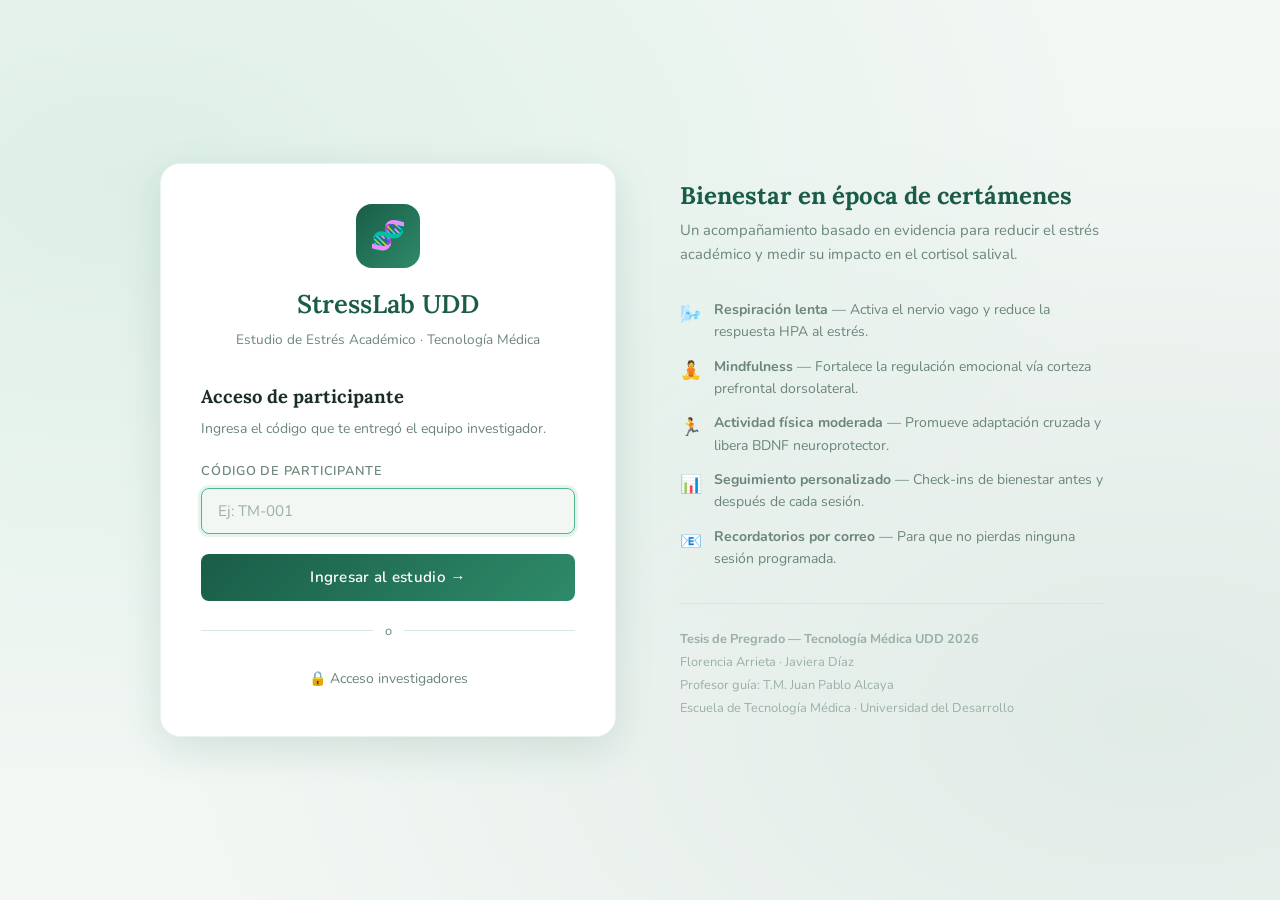
<file: index.html>
<!DOCTYPE html>
<html lang="es">
<head>
  <meta charset="UTF-8" />
  <meta name="viewport" content="width=device-width, initial-scale=1.0" />
  <title>StressLab UDD — Acceso</title>
  <link rel="preconnect" href="https://fonts.googleapis.com" />
  <link rel="preconnect" href="https://fonts.gstatic.com" crossorigin />
  <link href="https://fonts.googleapis.com/css2?family=Lora:wght@400;600&family=Nunito:wght@400;500;600;700&display=swap" rel="stylesheet" />
  <link rel="stylesheet" href="css/style.css" />
</head>
<body class="entry-page">

  <div class="entry-wrapper">

    <!-- ── Tarjeta de acceso ── -->
    <div class="entry-card">

      <div class="logo-area">
        <div class="logo-icon">🧬</div>
        <h1>StressLab UDD</h1>
        <p class="subtitle">Estudio de Estrés Académico · Tecnología Médica</p>
      </div>

      <!-- Sección participante (visible por defecto) -->
      <div class="form-section active" id="section-participant">
        <h2>Acceso de participante</h2>
        <p>Ingresa el código que te entregó el equipo investigador.</p>

        <div class="input-group">
          <label for="participant-code">Código de participante</label>
          <input
            type="text"
            id="participant-code"
            placeholder="Ej: TM-001"
            maxlength="10"
            autocomplete="off"
            spellcheck="false"
          />
        </div>

        <button class="btn-primary" id="btn-participant">
          Ingresar al estudio →
        </button>

        <div class="divider"><span>o</span></div>

        <button class="btn-link" id="btn-show-researcher">
          🔒 Acceso investigadores
        </button>
      </div>

      <!-- Sección investigador (oculta por defecto) -->
      <div class="form-section" id="section-researcher">
        <h2>Panel de investigadores</h2>
        <p>Acceso restringido al equipo del estudio.</p>

        <div class="input-group">
          <label for="researcher-password">Contraseña</label>
          <input
            type="password"
            id="researcher-password"
            placeholder="Contraseña de acceso"
            autocomplete="current-password"
          />
        </div>

        <button class="btn-primary" id="btn-researcher">
          Acceder al panel →
        </button>

        <button class="btn-link" id="btn-back">
          ← Volver al acceso de participante
        </button>
      </div>

      <!-- Mensaje de error -->
      <div class="error-message" id="error-msg"></div>

    </div>

    <!-- ── Panel informativo del estudio ── -->
    <div class="entry-info-panel">
      <h2>Bienestar en época de certámenes</h2>
      <p class="tagline">
        Un acompañamiento basado en evidencia para reducir el estrés académico
        y medir su impacto en el cortisol salival.
      </p>

      <ul class="feature-list">
        <li>
          <span class="icon">🌬️</span>
          <span><strong>Respiración lenta</strong> — Activa el nervio vago y reduce la respuesta HPA al estrés.</span>
        </li>
        <li>
          <span class="icon">🧘</span>
          <span><strong>Mindfulness</strong> — Fortalece la regulación emocional vía corteza prefrontal dorsolateral.</span>
        </li>
        <li>
          <span class="icon">🏃</span>
          <span><strong>Actividad física moderada</strong> — Promueve adaptación cruzada y libera BDNF neuroprotector.</span>
        </li>
        <li>
          <span class="icon">📊</span>
          <span><strong>Seguimiento personalizado</strong> — Check-ins de bienestar antes y después de cada sesión.</span>
        </li>
        <li>
          <span class="icon">📧</span>
          <span><strong>Recordatorios por correo</strong> — Para que no pierdas ninguna sesión programada.</span>
        </li>
      </ul>

      <div class="study-meta">
        <strong>Tesis de Pregrado — Tecnología Médica UDD 2026</strong><br />
        Florencia Arrieta · Javiera Díaz<br />
        Profesor guía: T.M. Juan Pablo Alcaya<br />
        Escuela de Tecnología Médica · Universidad del Desarrollo
      </div>
    </div>

  </div>

  <!-- ════════════════════════════════════════════
       Lógica de la página de entrada
       ════════════════════════════════════════════ -->
  <script src="js/config.js"></script>
  <script>
    // ─── Referencias DOM ────────────────────────────────────────────
    const sectionParticipant  = document.getElementById('section-participant');
    const sectionResearcher   = document.getElementById('section-researcher');
    const inputCode           = document.getElementById('participant-code');
    const inputPassword       = document.getElementById('researcher-password');
    const btnParticipant      = document.getElementById('btn-participant');
    const btnResearcher       = document.getElementById('btn-researcher');
    const btnShowResearcher   = document.getElementById('btn-show-researcher');
    const btnBack             = document.getElementById('btn-back');
    const errorMsg            = document.getElementById('error-msg');

    // ─── Helpers ────────────────────────────────────────────────────
    function showError(msg) {
      errorMsg.textContent = msg;
      errorMsg.classList.add('visible');
    }

    function clearError() {
      errorMsg.classList.remove('visible');
      errorMsg.textContent = '';
    }

    function showSection(name) {
      clearError();
      if (name === 'participant') {
        sectionParticipant.classList.add('active');
        sectionResearcher.classList.remove('active');
        inputCode.focus();
      } else {
        sectionResearcher.classList.add('active');
        sectionParticipant.classList.remove('active');
        inputPassword.focus();
      }
    }

    // ─── Leer parámetros de URL ──────────────────────────────────────
    (function handleURLParams() {
      const params = new URLSearchParams(window.location.search);
      const mode   = params.get('mode');
      const error  = params.get('error');

      if (mode === 'researcher') showSection('researcher');

      if (error === 'codigo_invalido') {
        showSection('participant');
        showError('Código inválido. Verifica e intenta nuevamente.');
      } else if (error === 'sin_codigo') {
        showSection('participant');
        showError('Ingresa tu código de participante para continuar.');
      }
    })();

    // ─── Acceso participante ────────────────────────────────────────
    function handleParticipantAccess() {
      clearError();
      const code = inputCode.value.trim().toUpperCase();

      if (!code) {
        showError('Por favor ingresa tu código de participante.');
        inputCode.focus();
        return;
      }

      if (!CONFIG.VALID_CODES.includes(code)) {
        showError('Código no reconocido. Verifica que lo estás ingresando correctamente (ej: TM-001).');
        inputCode.select();
        return;
      }

      // Código válido → redirigir al chat
      window.location.href = `chat.html?code=${encodeURIComponent(code)}`;
    }

    // ─── Acceso investigador ────────────────────────────────────────
    function handleResearcherAccess() {
      clearError();
      const password = inputPassword.value;

      if (!password) {
        showError('Ingresa la contraseña de acceso.');
        inputPassword.focus();
        return;
      }

      if (password !== CONFIG.RESEARCHER_PASSWORD) {
        showError('Contraseña incorrecta.');
        inputPassword.select();
        return;
      }

      // Autenticado → guardar en sessionStorage y redirigir
      sessionStorage.setItem('researcher_authed', '1');
      window.location.href = 'dashboard.html';
    }

    // ─── Eventos ─────────────────────────────────────────────────────
    btnParticipant.addEventListener('click', handleParticipantAccess);
    btnResearcher.addEventListener('click', handleResearcherAccess);
    btnShowResearcher.addEventListener('click', () => showSection('researcher'));
    btnBack.addEventListener('click', () => showSection('participant'));

    // Enter en inputs
    inputCode.addEventListener('keydown', (e) => {
      if (e.key === 'Enter') handleParticipantAccess();
    });
    inputPassword.addEventListener('keydown', (e) => {
      if (e.key === 'Enter') handleResearcherAccess();
    });

    // Limpiar error al escribir
    inputCode.addEventListener('input', clearError);
    inputPassword.addEventListener('input', clearError);

    // Foco inicial
    inputCode.focus();
  </script>

</body>
</html>
</file>
<file: css/style.css>
/* ═══════════════════════════════════════════════════════════════════
   StressLab UDD — Hoja de estilos completa
   Estética: "Ciencia Calmada" — verde bosque + crema + serif elegante
   ═══════════════════════════════════════════════════════════════════ */

@import url('https://fonts.googleapis.com/css2?family=Lora:ital,wght@0,400;0,600;1,400&family=Nunito:wght@300;400;500;600;700&display=swap');

/* ─── Variables ───────────────────────────────────────────────── */
:root {
  --bg:            #F2F7F4;
  --surface:       #FFFFFF;
  --surface-2:     #F8FBF9;
  --primary:       #1A5C48;
  --primary-hover: #145040;
  --primary-light: #2E8B69;
  --accent:        #4DB88A;
  --accent-light:  #C8ECD9;
  --text:          #1A2E25;
  --text-muted:    #6B8678;
  --text-light:    #9BB0A5;
  --border:        #D4E8DE;
  --border-light:  #EAF3EE;
  --shadow-sm:     0 1px 4px rgba(26,92,72,0.08);
  --shadow:        0 4px 16px rgba(26,92,72,0.10);
  --shadow-lg:     0 12px 40px rgba(26,92,72,0.14);
  --radius:        12px;
  --radius-sm:     8px;
  --radius-xl:     20px;
  --font-serif:    'Lora', Georgia, serif;
  --font-sans:     'Nunito', 'Segoe UI', sans-serif;
  --transition:    0.2s cubic-bezier(0.4, 0, 0.2, 1);
}

/* ─── Reset & Base ─────────────────────────────────────────────── */
*, *::before, *::after { box-sizing: border-box; margin: 0; padding: 0; }

html { font-size: 16px; -webkit-font-smoothing: antialiased; scroll-behavior: smooth; }

body {
  font-family: var(--font-sans);
  background: var(--bg);
  color: var(--text);
  min-height: 100vh;
  line-height: 1.6;
}

/* ═══════════════════════════════════════════════════════════════
   PÁGINA DE ENTRADA (index.html)
   ═══════════════════════════════════════════════════════════════ */

.entry-page {
  display: flex;
  align-items: center;
  justify-content: center;
  min-height: 100vh;
  padding: 2rem;
  background:
    radial-gradient(ellipse at 10% 20%, rgba(77,184,138,0.12) 0%, transparent 60%),
    radial-gradient(ellipse at 90% 80%, rgba(26,92,72,0.08) 0%, transparent 60%),
    var(--bg);
}

.entry-wrapper {
  display: grid;
  grid-template-columns: 1fr 1fr;
  gap: 3rem;
  max-width: 960px;
  width: 100%;
  align-items: center;
}

@media (max-width: 700px) {
  .entry-wrapper { grid-template-columns: 1fr; gap: 2rem; }
}

/* Tarjeta de acceso */
.entry-card {
  background: var(--surface);
  border-radius: var(--radius-xl);
  padding: 2.5rem;
  box-shadow: var(--shadow-lg);
  border: 1px solid var(--border-light);
}

.logo-area {
  text-align: center;
  margin-bottom: 2rem;
}

.logo-icon {
  width: 64px;
  height: 64px;
  background: linear-gradient(135deg, var(--primary), var(--primary-light));
  border-radius: 16px;
  display: flex;
  align-items: center;
  justify-content: center;
  margin: 0 auto 1rem;
  font-size: 1.8rem;
}

.logo-area h1 {
  font-family: var(--font-serif);
  font-size: 1.6rem;
  color: var(--primary);
  font-weight: 600;
  margin-bottom: 0.25rem;
}

.logo-area .subtitle {
  color: var(--text-muted);
  font-size: 0.85rem;
  font-weight: 400;
}

/* Secciones del formulario */
.form-section { display: none; }
.form-section.active { display: block; }

.form-section h2 {
  font-family: var(--font-serif);
  font-size: 1.15rem;
  color: var(--text);
  margin-bottom: 0.4rem;
}

.form-section p {
  color: var(--text-muted);
  font-size: 0.875rem;
  margin-bottom: 1.25rem;
}

.input-group { margin-bottom: 1.25rem; }

.input-group label {
  display: block;
  font-size: 0.8rem;
  font-weight: 600;
  color: var(--text-muted);
  text-transform: uppercase;
  letter-spacing: 0.06em;
  margin-bottom: 0.4rem;
}

.input-group input {
  width: 100%;
  padding: 0.75rem 1rem;
  border: 1.5px solid var(--border);
  border-radius: var(--radius-sm);
  font-family: var(--font-sans);
  font-size: 0.95rem;
  color: var(--text);
  background: var(--bg);
  transition: border-color var(--transition), box-shadow var(--transition);
  outline: none;
}

.input-group input:focus {
  border-color: var(--accent);
  box-shadow: 0 0 0 3px rgba(77,184,138,0.15);
}

.input-group input::placeholder { color: var(--text-light); }

/* Botones */
.btn-primary {
  width: 100%;
  padding: 0.85rem 1.5rem;
  background: linear-gradient(135deg, var(--primary), var(--primary-light));
  color: white;
  border: none;
  border-radius: var(--radius-sm);
  font-family: var(--font-sans);
  font-size: 0.95rem;
  font-weight: 600;
  cursor: pointer;
  transition: transform var(--transition), box-shadow var(--transition), opacity var(--transition);
  letter-spacing: 0.02em;
}

.btn-primary:hover {
  transform: translateY(-1px);
  box-shadow: 0 6px 20px rgba(26,92,72,0.25);
}

.btn-primary:active { transform: translateY(0); }

.btn-secondary {
  width: 100%;
  padding: 0.75rem 1.5rem;
  background: transparent;
  color: var(--primary);
  border: 1.5px solid var(--border);
  border-radius: var(--radius-sm);
  font-family: var(--font-sans);
  font-size: 0.875rem;
  font-weight: 500;
  cursor: pointer;
  transition: border-color var(--transition), background var(--transition);
  margin-top: 0.75rem;
}

.btn-secondary:hover {
  border-color: var(--primary);
  background: rgba(26,92,72,0.04);
}

.btn-link {
  background: none;
  border: none;
  color: var(--text-muted);
  font-size: 0.875rem;
  cursor: pointer;
  padding: 0.5rem 0;
  display: block;
  text-align: center;
  width: 100%;
  margin-top: 0.75rem;
  font-family: var(--font-sans);
}

.btn-link:hover { color: var(--primary); }

.divider {
  display: flex;
  align-items: center;
  gap: 0.75rem;
  margin: 1.25rem 0;
}

.divider::before, .divider::after {
  content: '';
  flex: 1;
  height: 1px;
  background: var(--border);
}

.divider span {
  color: var(--text-muted);
  font-size: 0.8rem;
  white-space: nowrap;
}

.error-message {
  margin-top: 1rem;
  padding: 0.75rem 1rem;
  background: #FEF2F2;
  border: 1px solid #FECACA;
  border-radius: var(--radius-sm);
  color: #DC2626;
  font-size: 0.875rem;
  display: none;
}

.error-message.visible { display: block; }

/* Panel de info del estudio */
.entry-info-panel {
  padding: 1rem;
}

.entry-info-panel h2 {
  font-family: var(--font-serif);
  font-size: 1.5rem;
  color: var(--primary);
  margin-bottom: 0.5rem;
  line-height: 1.3;
}

.entry-info-panel .tagline {
  color: var(--text-muted);
  font-size: 0.925rem;
  margin-bottom: 2rem;
}

.feature-list { list-style: none; display: flex; flex-direction: column; gap: 0.75rem; }

.feature-list li {
  display: flex;
  align-items: flex-start;
  gap: 0.75rem;
  font-size: 0.875rem;
  color: var(--text-muted);
}

.feature-list .icon {
  font-size: 1.1rem;
  flex-shrink: 0;
  margin-top: 0.05rem;
}

.study-meta {
  margin-top: 2rem;
  padding-top: 1.5rem;
  border-top: 1px solid var(--border);
  font-size: 0.8rem;
  color: var(--text-light);
  line-height: 1.8;
}

/* ═══════════════════════════════════════════════════════════════
   CHAT (chat.html)
   ═══════════════════════════════════════════════════════════════ */

.chat-page {
  display: flex;
  height: 100vh;          /* fallback navegadores viejos */
  height: 100dvh;         /* dvh = dynamic viewport height, descuenta barra del navegador */
  overflow: hidden;
  background: var(--bg);
}

/* Sidebar */
.chat-sidebar {
  width: 260px;
  flex-shrink: 0;
  background: var(--surface);
  border-right: 1px solid var(--border);
  display: flex;
  flex-direction: column;
  padding: 1.5rem;
}

@media (max-width: 680px) {
  .chat-sidebar { display: none; }
}

.sidebar-logo {
  display: flex;
  align-items: center;
  gap: 0.75rem;
  margin-bottom: 1.5rem;
  padding-bottom: 1.5rem;
  border-bottom: 1px solid var(--border);
}

.sidebar-logo .logo-badge {
  width: 36px;
  height: 36px;
  background: linear-gradient(135deg, var(--primary), var(--primary-light));
  border-radius: 8px;
  display: flex;
  align-items: center;
  justify-content: center;
  color: white;
  font-size: 1rem;
  flex-shrink: 0;
}

.sidebar-logo .logo-text {
  font-family: var(--font-serif);
  font-size: 1rem;
  color: var(--primary);
  font-weight: 600;
  line-height: 1.2;
}

.sidebar-logo .logo-text small {
  display: block;
  font-family: var(--font-sans);
  font-size: 0.7rem;
  font-weight: 400;
  color: var(--text-muted);
}

.sidebar-section { margin-bottom: 1.25rem; }

.sidebar-label {
  font-size: 0.7rem;
  font-weight: 700;
  text-transform: uppercase;
  letter-spacing: 0.08em;
  color: var(--text-light);
  margin-bottom: 0.5rem;
}

.sidebar-value {
  font-size: 0.925rem;
  color: var(--text);
  font-weight: 500;
}

.sidebar-value.big {
  font-family: var(--font-serif);
  font-size: 1.1rem;
  color: var(--primary);
}

.state-badge {
  display: inline-block;
  padding: 0.2rem 0.6rem;
  border-radius: 20px;
  font-size: 0.75rem;
  font-weight: 600;
  background: var(--accent-light);
  color: var(--primary);
}

.sidebar-spacer { flex: 1; }

.sidebar-footer {
  padding-top: 1rem;
  border-top: 1px solid var(--border);
}

.btn-exit {
  width: 100%;
  padding: 0.6rem;
  background: none;
  border: 1px solid var(--border);
  border-radius: var(--radius-sm);
  font-size: 0.8rem;
  color: var(--text-muted);
  cursor: pointer;
  font-family: var(--font-sans);
  transition: all var(--transition);
}

.btn-exit:hover { border-color: var(--text-muted); color: var(--text); }

/* Área principal de chat */
.chat-main {
  flex: 1;
  display: flex;
  flex-direction: column;
  min-width: 0;
}

.chat-header {
  padding: 1rem 1.5rem;
  background: var(--surface);
  border-bottom: 1px solid var(--border);
  display: flex;
  align-items: center;
  gap: 0.75rem;
  flex-shrink: 0;
}

.chat-header .avatar {
  width: 36px;
  height: 36px;
  background: linear-gradient(135deg, var(--primary), var(--accent));
  border-radius: 50%;
  display: flex;
  align-items: center;
  justify-content: center;
  color: white;
  font-size: 1rem;
  flex-shrink: 0;
}

.chat-header .header-info h3 {
  font-size: 0.95rem;
  font-weight: 600;
  color: var(--text);
  margin-bottom: 0.1rem;
}

.chat-header .header-info p {
  font-size: 0.75rem;
  color: var(--text-muted);
}

.chat-header .header-status {
  margin-left: auto;
  display: flex;
  align-items: center;
  gap: 0.4rem;
  font-size: 0.75rem;
  color: var(--text-muted);
}

.status-dot {
  width: 7px;
  height: 7px;
  border-radius: 50%;
  background: var(--accent);
  animation: pulse 2s ease-in-out infinite;
}

@keyframes pulse {
  0%, 100% { opacity: 1; }
  50% { opacity: 0.4; }
}

/* Mensajes */
.chat-messages {
  flex: 1;
  overflow-y: auto;
  padding: 1.5rem;
  display: flex;
  flex-direction: column;
  gap: 0.75rem;
  scroll-behavior: smooth;
}

.chat-messages::-webkit-scrollbar { width: 5px; }
.chat-messages::-webkit-scrollbar-track { background: transparent; }
.chat-messages::-webkit-scrollbar-thumb { background: var(--border); border-radius: 3px; }

.message-wrapper {
  display: flex;
  max-width: 82%;
}

.message-wrapper.user { align-self: flex-end; flex-direction: row-reverse; }
.message-wrapper.assistant { align-self: flex-start; }

.message-bubble {
  padding: 0.875rem 1.125rem;
  border-radius: 16px;
  font-size: 0.9rem;
  line-height: 1.65;
  max-width: 100%;
  word-wrap: break-word;
}

.message-bubble p { margin-bottom: 0.6rem; }
.message-bubble p:last-child { margin-bottom: 0; }

.message-bubble.user {
  background: linear-gradient(135deg, var(--primary), var(--primary-light));
  color: white;
  border-radius: 16px 4px 16px 16px;
}

.message-bubble.assistant {
  background: var(--surface);
  color: var(--text);
  border: 1px solid var(--border-light);
  border-radius: 4px 16px 16px 16px;
  box-shadow: var(--shadow-sm);
}

.fade-in {
  animation: fadeInUp 0.3s ease forwards;
}

@keyframes fadeInUp {
  from { opacity: 0; transform: translateY(8px); }
  to   { opacity: 1; transform: translateY(0); }
}

/* Indicador de typing */
.typing-indicator {
  display: none;
  align-items: center;
  gap: 4px;
  padding: 0.875rem 1.125rem;
  background: var(--surface);
  border: 1px solid var(--border-light);
  border-radius: 4px 16px 16px 16px;
  align-self: flex-start;
  box-shadow: var(--shadow-sm);
}

.typing-indicator span {
  width: 7px;
  height: 7px;
  background: var(--text-light);
  border-radius: 50%;
  animation: typingBounce 1.2s ease-in-out infinite;
}

.typing-indicator span:nth-child(2) { animation-delay: 0.2s; }
.typing-indicator span:nth-child(3) { animation-delay: 0.4s; }

@keyframes typingBounce {
  0%, 80%, 100% { transform: translateY(0); }
  40%           { transform: translateY(-6px); }
}

/* Input de mensaje */
.chat-input-area {
  padding: 1rem 1.5rem;
  /* env(safe-area-inset-bottom) agrega espacio extra en iPhone con home bar */
  padding-bottom: max(1rem, env(safe-area-inset-bottom));
  background: var(--surface);
  border-top: 1px solid var(--border);
  flex-shrink: 0;
}

.input-row {
  display: flex;
  gap: 0.75rem;
  align-items: flex-end;
}

#message-input {
  flex: 1;
  padding: 0.75rem 1rem;
  border: 1.5px solid var(--border);
  border-radius: var(--radius);
  font-family: var(--font-sans);
  font-size: 0.9rem;
  color: var(--text);
  background: var(--bg);
  resize: none;
  min-height: 44px;
  max-height: 120px;
  outline: none;
  transition: border-color var(--transition), box-shadow var(--transition);
  line-height: 1.5;
}

#message-input:focus {
  border-color: var(--accent);
  box-shadow: 0 0 0 3px rgba(77,184,138,0.12);
}

#message-input::placeholder { color: var(--text-light); }

#send-btn {
  width: 44px;
  height: 44px;
  background: linear-gradient(135deg, var(--primary), var(--primary-light));
  border: none;
  border-radius: 50%;
  cursor: pointer;
  display: flex;
  align-items: center;
  justify-content: center;
  flex-shrink: 0;
  transition: transform var(--transition), box-shadow var(--transition);
  color: white;
  font-size: 1.1rem;
}

#send-btn:hover { transform: scale(1.08); box-shadow: 0 4px 14px rgba(26,92,72,0.3); }
#send-btn:active { transform: scale(0.96); }

.breathing-done-hint {
  display: none;
  margin-top: 0.5rem;
  padding: 0.5rem 0.75rem;
  background: var(--accent-light);
  border-radius: var(--radius-sm);
  font-size: 0.8rem;
  color: var(--primary);
  text-align: center;
}

/* ─── Pantalla de carga ─────────────────────────────────────────── */
#loading-screen {
  position: fixed;
  inset: 0;
  background: var(--bg);
  display: flex;
  flex-direction: column;
  align-items: center;
  justify-content: center;
  z-index: 999;
  gap: 1rem;
}

.loading-spinner {
  width: 40px;
  height: 40px;
  border: 3px solid var(--border);
  border-top-color: var(--primary);
  border-radius: 50%;
  animation: spin 0.8s linear infinite;
}

@keyframes spin { to { transform: rotate(360deg); } }

#loading-screen p { color: var(--text-muted); font-size: 0.875rem; }

/* ═══════════════════════════════════════════════════════════════
   ANIMACIÓN DE RESPIRACIÓN
   ═══════════════════════════════════════════════════════════════ */

#breathing-overlay {
  position: fixed;
  inset: 0;
  background: linear-gradient(160deg, #062A20 0%, #0A3D30 40%, #0F5240 100%);
  z-index: 300;
  display: none;
  flex-direction: column;
  align-items: center;
  justify-content: center;
  gap: 2rem;
  opacity: 0;
  transition: opacity 0.7s ease;
}

#breathing-overlay.visible { display: flex; }
#breathing-overlay.opaque  { opacity: 1; }

.breath-title {
  font-family: var(--font-serif);
  font-size: 1rem;
  color: rgba(200, 240, 220, 0.7);
  letter-spacing: 0.12em;
  text-transform: uppercase;
  font-weight: 400;
}

#breath-sphere {
  width: 200px;
  height: 200px;
  border-radius: 50%;
  background: radial-gradient(circle at 35% 35%, rgba(200,240,220,0.25), rgba(77,184,138,0.1) 70%);
  border: 1.5px solid rgba(200, 240, 220, 0.3);
  box-shadow:
    0 0 80px rgba(77, 184, 138, 0.15),
    0 0 200px rgba(77, 184, 138, 0.08),
    inset 0 0 50px rgba(200, 240, 220, 0.05);
  transform: scale(0.72);
  transition: transform 5s cubic-bezier(0.33, 0, 0.66, 1);
}

#breath-phase-label {
  font-family: var(--font-serif);
  font-size: 2rem;
  color: rgba(200, 240, 220, 0.95);
  font-weight: 400;
  letter-spacing: 0.05em;
  min-width: 120px;
  text-align: center;
}

#breath-timer-label {
  font-family: var(--font-sans);
  font-size: 1.4rem;
  color: rgba(200, 240, 220, 0.6);
  font-weight: 300;
  letter-spacing: 0.1em;
}

#breath-cycle-label {
  font-size: 0.8rem;
  color: rgba(200, 240, 220, 0.4);
  letter-spacing: 0.06em;
}

.breath-progress-track {
  width: 240px;
  height: 3px;
  background: rgba(200, 240, 220, 0.1);
  border-radius: 2px;
  overflow: hidden;
}

#breath-progress-fill {
  height: 100%;
  background: linear-gradient(90deg, rgba(77,184,138,0.6), rgba(200,240,220,0.6));
  border-radius: 2px;
  width: 0%;
  transition: width 1s linear;
}

#breath-exit-btn {
  position: absolute;
  top: 1.5rem;
  right: 1.5rem;
  background: rgba(200,240,220,0.1);
  border: 1px solid rgba(200,240,220,0.2);
  color: rgba(200,240,220,0.5);
  border-radius: var(--radius-sm);
  padding: 0.4rem 0.8rem;
  font-size: 0.8rem;
  cursor: pointer;
  font-family: var(--font-sans);
  transition: all 0.2s;
}

#breath-exit-btn:hover {
  background: rgba(200,240,220,0.15);
  color: rgba(200,240,220,0.85);
}

/* ═══════════════════════════════════════════════════════════════
   DASHBOARD (dashboard.html)
   ═══════════════════════════════════════════════════════════════ */

.dash-page {
  min-height: 100vh;
  background: var(--bg);
}

.dash-header {
  background: var(--surface);
  border-bottom: 1px solid var(--border);
  padding: 0.875rem 2rem;
  display: flex;
  align-items: center;
  gap: 1rem;
  position: sticky;
  top: 0;
  z-index: 10;
}

.dash-header h1 {
  font-family: var(--font-serif);
  font-size: 1.1rem;
  color: var(--primary);
  font-weight: 600;
}

.dash-header .spacer { flex: 1; }

.dash-header-actions { display: flex; gap: 0.75rem; }

.btn-dash {
  padding: 0.5rem 1rem;
  border-radius: var(--radius-sm);
  font-size: 0.8rem;
  font-family: var(--font-sans);
  font-weight: 600;
  cursor: pointer;
  transition: all var(--transition);
}

.btn-dash.primary {
  background: var(--primary);
  color: white;
  border: none;
}

.btn-dash.primary:hover { background: var(--primary-hover); }

.btn-dash.secondary {
  background: transparent;
  color: var(--text-muted);
  border: 1px solid var(--border);
}

.btn-dash.secondary:hover { border-color: var(--text-muted); color: var(--text); }

.btn-dash.danger {
  background: transparent;
  color: #DC2626;
  border: 1px solid #FECACA;
}

.btn-dash.danger:hover { background: #FEF2F2; }

.dash-content {
  max-width: 1200px;
  margin: 0 auto;
  padding: 2rem;
}

/* Tarjetas de resumen */
.overview-cards {
  display: grid;
  grid-template-columns: repeat(4, 1fr);
  gap: 1rem;
  margin-bottom: 2rem;
}

@media (max-width: 900px) {
  .overview-cards { grid-template-columns: repeat(2, 1fr); }
}

.ov-card {
  background: var(--surface);
  border: 1px solid var(--border-light);
  border-radius: var(--radius);
  padding: 1.25rem 1.5rem;
  box-shadow: var(--shadow-sm);
}

.ov-card .ov-label {
  font-size: 0.75rem;
  font-weight: 700;
  text-transform: uppercase;
  letter-spacing: 0.07em;
  color: var(--text-muted);
  margin-bottom: 0.5rem;
}

.ov-card .ov-value {
  font-family: var(--font-serif);
  font-size: 2rem;
  color: var(--primary);
  font-weight: 600;
  line-height: 1;
}

/* Tabla principal */
.table-section {
  background: var(--surface);
  border: 1px solid var(--border-light);
  border-radius: var(--radius);
  overflow: hidden;
  box-shadow: var(--shadow-sm);
  margin-bottom: 2rem;
}

.table-section-header {
  padding: 1.25rem 1.5rem;
  border-bottom: 1px solid var(--border);
  display: flex;
  align-items: center;
  justify-content: space-between;
}

.table-section-header h2 {
  font-family: var(--font-serif);
  font-size: 1rem;
  color: var(--text);
  font-weight: 600;
}

.table-scroll { overflow-x: auto; }

table {
  width: 100%;
  border-collapse: collapse;
  font-size: 0.875rem;
}

thead th {
  padding: 0.75rem 1rem;
  background: var(--surface-2);
  text-align: left;
  font-size: 0.75rem;
  font-weight: 700;
  text-transform: uppercase;
  letter-spacing: 0.06em;
  color: var(--text-muted);
  white-space: nowrap;
  border-bottom: 1px solid var(--border);
}

tbody td {
  padding: 0.875rem 1rem;
  border-bottom: 1px solid var(--border-light);
  color: var(--text);
  vertical-align: middle;
}

tbody tr:last-child td { border-bottom: none; }
tbody tr:hover td { background: var(--surface-2); }
tbody tr.selected td { background: rgba(77,184,138,0.06); }

.badge {
  display: inline-block;
  padding: 0.2rem 0.6rem;
  border-radius: 20px;
  font-size: 0.75rem;
  font-weight: 600;
}

.adherence-bar-container {
  display: flex;
  align-items: center;
  gap: 0.5rem;
}

.adherence-bar-container span { font-size: 0.8rem; color: var(--text-muted); min-width: 32px; }

.adherence-bar {
  height: 6px;
  border-radius: 3px;
  min-width: 4px;
  transition: width 0.3s ease;
}

/* Para que la barra tenga un track */
.adherence-bar-container {
  flex-direction: column;
  align-items: flex-start;
  gap: 0.2rem;
}

.adherence-bar-track {
  width: 80px;
  height: 6px;
  background: var(--border);
  border-radius: 3px;
  overflow: hidden;
}

.btn-view {
  padding: 0.3rem 0.75rem;
  border: 1px solid var(--border);
  border-radius: var(--radius-sm);
  font-size: 0.75rem;
  font-weight: 600;
  cursor: pointer;
  font-family: var(--font-sans);
  background: transparent;
  color: var(--primary);
  transition: all var(--transition);
}

.btn-view:hover { border-color: var(--primary); background: rgba(26,92,72,0.05); }

/* Detalle del participante */
#participant-detail {
  display: none;
  background: var(--surface);
  border: 1px solid var(--border-light);
  border-radius: var(--radius);
  overflow: hidden;
  box-shadow: var(--shadow-sm);
  margin-bottom: 2rem;
}

.detail-header {
  padding: 1.25rem 1.5rem;
  border-bottom: 1px solid var(--border);
  display: flex;
  align-items: center;
  justify-content: space-between;
}

.detail-header h2 {
  font-family: var(--font-serif);
  font-size: 1.05rem;
  color: var(--text);
  font-weight: 600;
}

.detail-body { padding: 1.5rem; }

.detail-grid {
  display: grid;
  grid-template-columns: repeat(auto-fill, minmax(160px, 1fr));
  gap: 1rem;
  margin-bottom: 1.5rem;
}

.detail-item {
  padding: 0.75rem;
  background: var(--surface-2);
  border-radius: var(--radius-sm);
  border: 1px solid var(--border-light);
}

.detail-item span {
  display: block;
  font-size: 0.7rem;
  font-weight: 700;
  text-transform: uppercase;
  letter-spacing: 0.07em;
  color: var(--text-light);
  margin-bottom: 0.2rem;
}

.detail-item strong { font-size: 0.9rem; color: var(--text); font-weight: 600; }

.chart-container {
  margin-bottom: 1.5rem;
  max-height: 300px;
}

.no-data {
  color: var(--text-muted);
  font-size: 0.875rem;
  font-style: italic;
  text-align: center;
  padding: 2rem;
}

.closing-grid {
  display: grid;
  grid-template-columns: repeat(auto-fill, minmax(140px, 1fr));
  gap: 0.75rem;
  margin-bottom: 0.75rem;
}

.closing-grid div {
  padding: 0.75rem;
  background: var(--surface-2);
  border-radius: var(--radius-sm);
  border: 1px solid var(--border-light);
}

.closing-grid span {
  display: block;
  font-size: 0.7rem;
  font-weight: 700;
  text-transform: uppercase;
  letter-spacing: 0.07em;
  color: var(--text-light);
  margin-bottom: 0.2rem;
}

.closing-grid strong { font-size: 0.9rem; }

.closing-comment {
  padding: 0.75rem 1rem;
  background: var(--surface-2);
  border-radius: var(--radius-sm);
  border: 1px solid var(--border-light);
  font-size: 0.875rem;
  color: var(--text-muted);
  font-style: italic;
}

/* Carga y errores */
#dash-loading {
  position: fixed;
  inset: 0;
  background: rgba(242, 247, 244, 0.9);
  display: flex;
  flex-direction: column;
  align-items: center;
  justify-content: center;
  z-index: 999;
  gap: 1rem;
}

#dash-error {
  display: none;
  margin: 1rem 0;
  padding: 1rem;
  background: #FEF2F2;
  border: 1px solid #FECACA;
  border-radius: var(--radius-sm);
  color: #DC2626;
}

/* ─── Utilidades ─────────────────────────────────────────────────── */
.hidden { display: none !important; }
.text-muted { color: var(--text-muted); }

#chat-error {
  display: none;
  padding: 0.6rem 1rem;
  background: #FEF2F2;
  border-top: 1px solid #FECACA;
  font-size: 0.8rem;
  color: #DC2626;
  flex-shrink: 0;
}

/* ═══════════════════════════════════════════════════════════════
   OVERLAY DE MINDFULNESS (mindfulness.js)
   ═══════════════════════════════════════════════════════════════ */

#mindfulness-overlay {
  position: fixed;
  inset: 0;
  background: linear-gradient(160deg, #0D1B2A 0%, #1B2A4A 50%, #0F1E35 100%);
  z-index: 300;
  display: none;
  flex-direction: column;
  align-items: center;
  justify-content: center;
  gap: 2rem;
  opacity: 0;
  transition: opacity 0.9s ease;
}

#mindfulness-overlay.visible { display: flex; }
#mindfulness-overlay.opaque  { opacity: 1; }

.mindful-title {
  font-family: var(--font-serif);
  font-size: 0.875rem;
  color: rgba(180, 200, 240, 0.6);
  letter-spacing: 0.18em;
  text-transform: uppercase;
  font-weight: 400;
}

/* Círculo de onda pulsante */
.mindful-orb-container {
  position: relative;
  width: 200px;
  height: 200px;
  display: flex;
  align-items: center;
  justify-content: center;
}

.mindful-orb-ring {
  position: absolute;
  border-radius: 50%;
  border: 1px solid rgba(120, 160, 240, 0.15);
  animation: mindfulRipple 4s ease-out infinite;
}

.mindful-orb-ring:nth-child(1) { width: 100%; height: 100%; animation-delay: 0s; }
.mindful-orb-ring:nth-child(2) { width: 75%;  height: 75%;  animation-delay: 1s; }
.mindful-orb-ring:nth-child(3) { width: 50%;  height: 50%;  animation-delay: 2s; }

@keyframes mindfulRipple {
  0%   { transform: scale(1);    opacity: 0.6; }
  100% { transform: scale(1.35); opacity: 0; }
}

.mindful-orb-core {
  width: 80px;
  height: 80px;
  border-radius: 50%;
  background: radial-gradient(circle at 35% 35%,
    rgba(160, 190, 255, 0.25),
    rgba(80, 120, 220, 0.1) 70%
  );
  border: 1px solid rgba(160, 190, 255, 0.3);
  box-shadow:
    0 0 40px rgba(80, 130, 230, 0.2),
    0 0 100px rgba(80, 130, 230, 0.08);
  position: relative;
  z-index: 1;
  animation: mindfulPulse 4s ease-in-out infinite;
}

@keyframes mindfulPulse {
  0%, 100% { transform: scale(1);    box-shadow: 0 0 40px rgba(80,130,230,0.2); }
  50%       { transform: scale(1.08); box-shadow: 0 0 60px rgba(80,130,230,0.35); }
}

/* Texto de la instrucción actual */
#mindful-instruction {
  font-family: var(--font-serif);
  font-size: 1.15rem;
  color: rgba(200, 215, 255, 0.92);
  font-weight: 400;
  text-align: center;
  max-width: 340px;
  line-height: 1.75;
  min-height: 3.5rem;
  transition: opacity 0.6s ease;
  padding: 0 1.5rem;
}

#mindful-instruction.fading { opacity: 0; }

/* Fase y progreso */
#mindful-phase-label {
  font-size: 0.75rem;
  color: rgba(160, 190, 255, 0.5);
  letter-spacing: 0.1em;
  text-transform: uppercase;
}

.mindful-progress-track {
  width: 200px;
  height: 2px;
  background: rgba(160, 190, 255, 0.1);
  border-radius: 2px;
  overflow: hidden;
}

#mindful-progress-fill {
  height: 100%;
  background: linear-gradient(90deg, rgba(80,130,230,0.5), rgba(160,190,255,0.6));
  border-radius: 2px;
  width: 0%;
  transition: width 1s linear;
}

/* Controles */
.mindful-controls {
  display: flex;
  gap: 0.75rem;
  margin-top: 0.5rem;
}

#mindful-pause-btn,
#mindful-exit-btn {
  background: rgba(160, 190, 255, 0.08);
  border: 1px solid rgba(160, 190, 255, 0.18);
  color: rgba(160, 190, 255, 0.55);
  border-radius: var(--radius-sm);
  padding: 0.4rem 1rem;
  font-size: 0.8rem;
  cursor: pointer;
  font-family: var(--font-sans);
  transition: all 0.2s;
}

#mindful-pause-btn:hover,
#mindful-exit-btn:hover {
  background: rgba(160, 190, 255, 0.14);
  color: rgba(160, 190, 255, 0.85);
}

/* Aviso de voz no disponible */
#mindful-voice-warning {
  display: none;
  position: absolute;
  bottom: 2rem;
  left: 50%;
  transform: translateX(-50%);
  background: rgba(0,0,0,0.4);
  border: 1px solid rgba(160,190,255,0.2);
  border-radius: var(--radius-sm);
  padding: 0.5rem 1rem;
  font-size: 0.75rem;
  color: rgba(160,190,255,0.6);
  white-space: nowrap;
}

/* ═══════════════════════════════════════════════════════════════
   RESPONSIVE MÓVIL
   ═══════════════════════════════════════════════════════════════ */

@media (max-width: 640px) {

  /* El sidebar se oculta — toda la pantalla es el chat */
  .chat-sidebar {
    display: none;
  }

  /* El chat ocupa el 100% */
  .chat-main {
    width: 100%;
  }

  /* Header más compacto */
  .chat-header {
    padding: 0.75rem 1rem;
  }

  /* Mensajes con menos padding lateral */
  .chat-messages {
    padding: 1rem;
  }

  /* Burbujas más anchas en móvil */
  .message-wrapper {
    max-width: 92%;
  }

  /* Input area */
  .chat-input-area {
    padding: 0.75rem 1rem;
    padding-bottom: max(0.75rem, env(safe-area-inset-bottom));
  }

  /* Textarea un poco más grande para dedos */
  #message-input {
    font-size: 1rem;    /* evita zoom automático en iOS al hacer foco */
    min-height: 44px;
  }

  /* Overlays de respiración y mindfulness — ocupan toda la pantalla */
  #breathing-overlay,
  #mindfulness-overlay {
    padding: 1.5rem 1rem;
  }
}

/* Safari iOS: forzar que el body no haga scroll cuando el teclado aparece */
@supports (-webkit-touch-callout: none) {
  .chat-page {
    height: -webkit-fill-available;
  }
}

/* ═══════════════════════════════════════════════════════════════
   WIDGET DE CHECK-IN (botones 0-10)
   ═══════════════════════════════════════════════════════════════ */

.checkin-widget {
  background: var(--surface);
  border: 1px solid var(--border-light);
  border-radius: 16px;
  padding: 1.25rem 1.25rem 1rem;
  max-width: 420px;
  box-shadow: var(--shadow-sm);
}

.checkin-title {
  font-family: var(--font-serif);
  font-size: 1rem;
  font-weight: 600;
  color: var(--text);
  margin-bottom: 0.2rem;
}

.checkin-subtitle {
  font-size: 0.78rem;
  color: var(--text-muted);
  margin-bottom: 1rem;
}

.checkin-item {
  margin-bottom: 1rem;
}

.checkin-label {
  font-size: 0.85rem;
  color: var(--text);
  margin-bottom: 0.5rem;
}

.checkin-scale {
  font-size: 0.73rem;
  color: var(--text-light);
  font-weight: 400;
}

.checkin-buttons {
  display: flex;
  gap: 4px;
  flex-wrap: wrap;
}

.checkin-btn {
  width: 34px;
  height: 34px;
  border-radius: 8px;
  border: 1.5px solid var(--border);
  background: var(--bg);
  color: var(--text-muted);
  font-size: 0.82rem;
  font-family: var(--font-sans);
  font-weight: 600;
  cursor: pointer;
  transition: all 0.15s ease;
  flex-shrink: 0;
}

.checkin-btn:hover {
  border-color: var(--accent);
  color: var(--primary);
  background: var(--accent-light);
}

.checkin-btn.selected {
  background: linear-gradient(135deg, var(--primary), var(--primary-light));
  border-color: var(--primary);
  color: white;
  transform: scale(1.08);
}

.checkin-submit {
  width: 100%;
  padding: 0.6rem;
  margin-top: 0.5rem;
  background: linear-gradient(135deg, var(--primary), var(--primary-light));
  color: white;
  border: none;
  border-radius: 10px;
  font-family: var(--font-sans);
  font-size: 0.88rem;
  font-weight: 600;
  cursor: pointer;
  transition: opacity 0.2s, transform 0.15s;
}

.checkin-submit:disabled {
  opacity: 0.35;
  cursor: not-allowed;
  transform: none;
}

.checkin-submit:not(:disabled):hover {
  opacity: 0.9;
  transform: translateY(-1px);
}

/* ═══════════════════════════════════════════════════════════════
   WIDGET BOTÓN DE INICIO DE SESIÓN
   ═══════════════════════════════════════════════════════════════ */

.start-session-widget {
  display: flex;
  flex-direction: column;
  align-items: flex-start;
  gap: 0.4rem;
  padding: 0.25rem 0;
}

.start-session-btn {
  padding: 0.75rem 1.5rem;
  background: linear-gradient(135deg, var(--primary), var(--primary-light));
  color: white;
  border: none;
  border-radius: 12px;
  font-family: var(--font-sans);
  font-size: 0.95rem;
  font-weight: 700;
  cursor: pointer;
  transition: transform 0.15s, box-shadow 0.15s, opacity 0.2s;
  box-shadow: 0 4px 14px rgba(26,92,72,0.25);
  letter-spacing: 0.01em;
}

.start-session-btn:hover:not(:disabled) {
  transform: translateY(-2px);
  box-shadow: 0 6px 20px rgba(26,92,72,0.35);
}

.start-session-btn:active:not(:disabled) {
  transform: scale(0.97);
}

.start-session-btn:disabled {
  opacity: 0.6;
  cursor: default;
  transform: none;
  box-shadow: none;
}

.start-session-hint {
  font-size: 0.75rem;
  color: var(--text-light);
  padding-left: 0.25rem;
}

/* Responsive móvil — botones check-in más grandes */
@media (max-width: 640px) {
  .checkin-btn {
    width: 30px;
    height: 30px;
    font-size: 0.78rem;
    border-radius: 6px;
    gap: 3px;
  }
  .checkin-buttons { gap: 3px; }
  .checkin-widget { padding: 1rem; }
}
</file>
